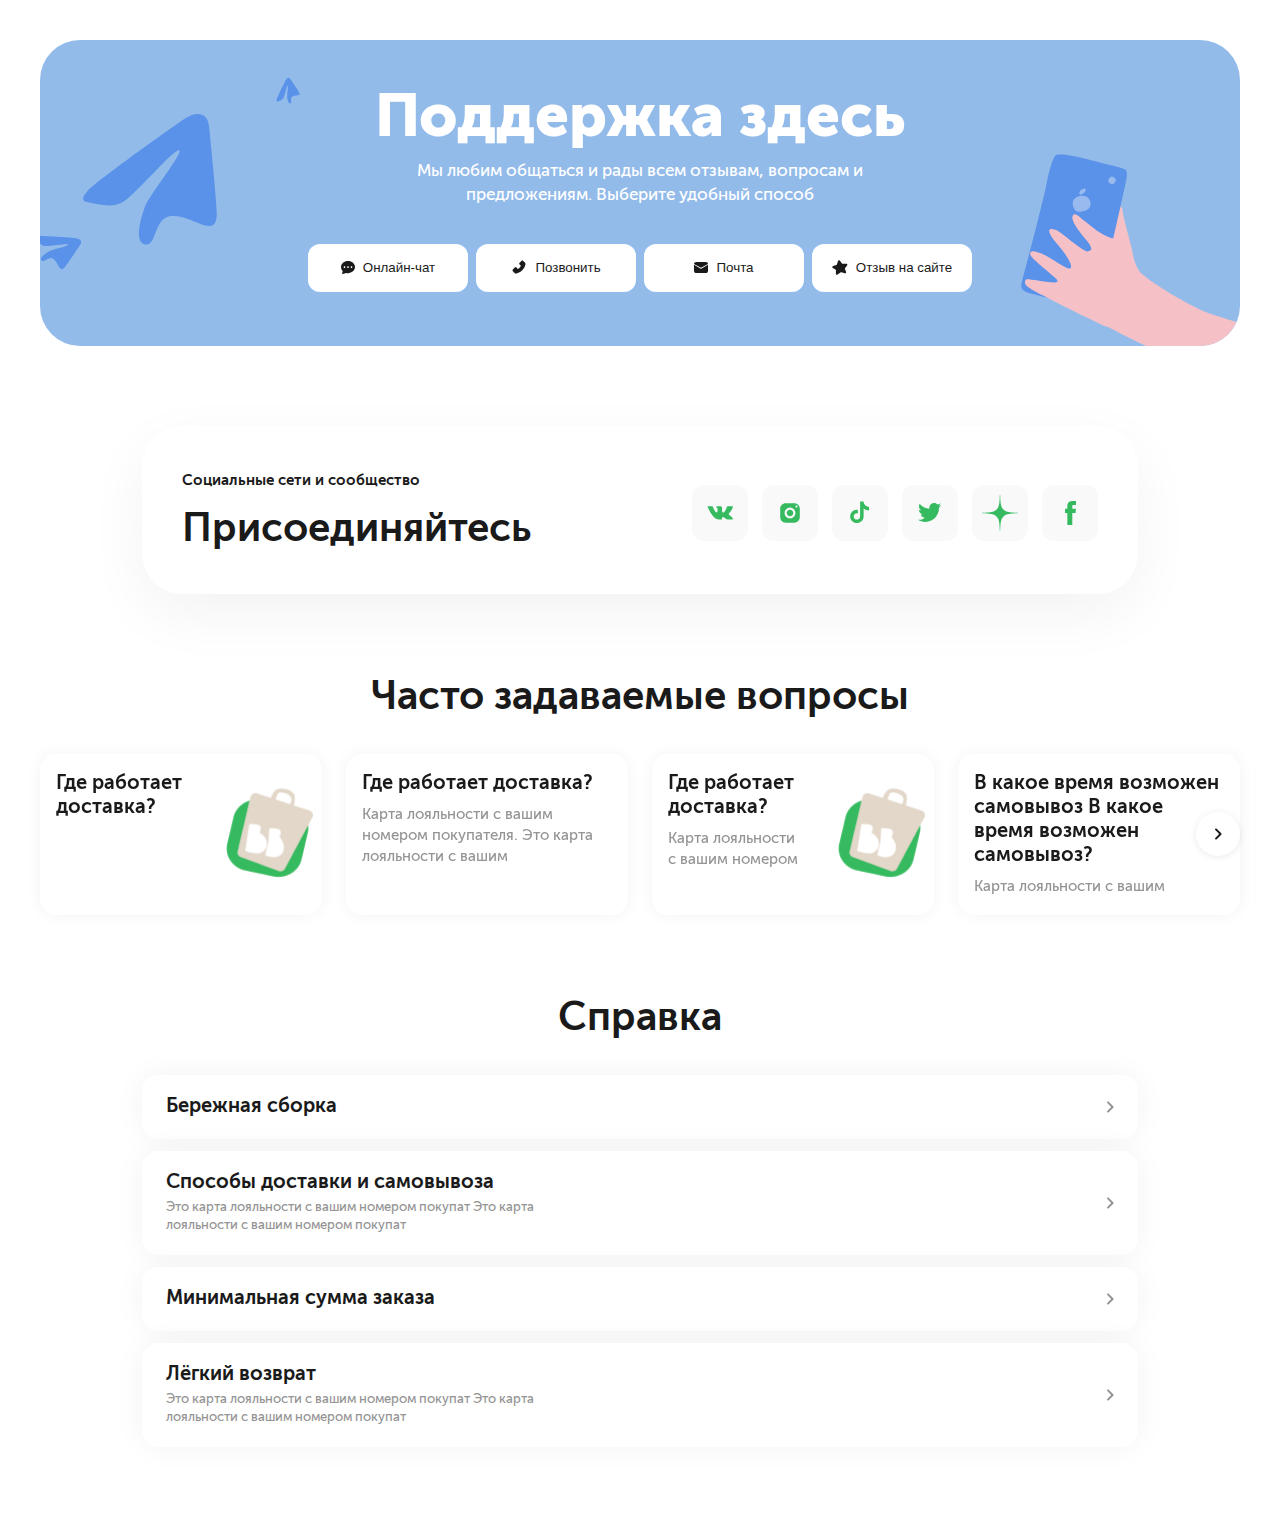
<file: index.html>
<!DOCTYPE html>
<html lang="ru">
<head>
    <meta charset="UTF-8">
    <meta name="viewport" content="width=device-width, initial-scale=1.0">
    <title>Test Support</title>

    <link
        rel="stylesheet"
        href="https://cdn.jsdelivr.net/npm/swiper@11/swiper-bundle.min.css"
    />
    <link rel="stylesheet" href="index.css">
</head>
<body>
    <main>
        <section class="section support">
            <div class="container container-lg">
                <div class="support__wrapper">
                    <div class="support__content">
                        <h1>Поддержка здесь</h1>
                        <p class="support__description">
                            Мы любим общаться и рады всем отзывам, вопросам и предложениям. Выберите удобный способ
                        </p>
                        <div class="support__buttons">
                            <button class="button button--light">
                                <img src="images/online-chat.svg" alt="">
                                <span>Онлайн-чат</span>
                            </button>
                            <button class="button button--light">
                                <img src="images/phone.svg" alt="">
                                <span>Позвонить</span>
                            </button>
                            <button class="button button--light">
                                <img src="images/mail.svg" alt="">
                                <span>Почта</span>
                            </button>
                            <button class="button button--light">
                                <img src="images/star.svg" alt="">
                                <span>Отзыв на сайте</span>
                            </button>
                        </div>
                    </div>
                </div>
            </div>
        </section>

        <section class="section social">
            <div class="container container-sm">
                <div class="social__wrapper">
                    <div class="social__content">
                        <p class="social__description">Социальные сети и сообщество</p>
                        <h2>Присоединяйтесь</h2>
                    </div>
                    <ul class="social__list">
                        <li class="social__item">
                            <button class="button button--secondary button--square">
                                <img src="images/vk.svg" alt="">
                            </button>
                        </li>
                        <li class="social__item">
                            <button class="button button--secondary button--square">
                                <img src="images/instagram.svg" alt="">
                            </button>
                        </li>
                        <li class="social__item">
                            <button class="button button--secondary button--square">
                                <img src="images/tik-tok.svg" alt="">
                            </button>
                        </li>
                        <li class="social__item">
                            <button class="button button--secondary button--square">
                                <img src="images/twitter.svg" alt="">
                            </button>
                        </li>
                        <li class="social__item">
                            <button class="button button--secondary button--square">
                                <img src="images/dzen.svg" alt="">
                            </button>
                        </li>
                        <li class="social__item">
                            <button class="button button--secondary button--square">
                                <img src="images/facebook.svg" alt="">
                            </button>
                        </li>
                    </ul>
                </div>
            </div>
        </section>

        <section class="section faq">
            <div class="container container-lg">
                <div class="faq__wrapper">
                    <h2>Часто задаваемые вопросы</h2>
                    <div class="faq__swiper swiper">
                        <div class="swiper-wrapper">
                            <div class="swiper-slide faq__item">
                                <div class="faq__item_content">
                                    <div class="faq__item_title">Где работает доставка?</div>
                                </div>
                                <img src="images/delivery.png" alt="">
                            </div>

                            <div class="swiper-slide faq__item">
                                <div class="faq__item_content">
                                    <div class="faq__item_title">Где работает доставка?</div>
                                    <div class="faq__item_text">Карта лояльности с вашим номером покупателя. Это карта лояльности с вашим</div>
                                </div>
                            </div>

                            <div class="swiper-slide faq__item">
                                <div class="faq__item_content">
                                    <div class="faq__item_title">Где работает доставка?</div>
                                    <div class="faq__item_text">Карта лояльности с вашим номером</div>
                                </div>
                                <img src="images/delivery.png" alt="">
                            </div>

                            <div class="swiper-slide faq__item">
                                <div class="faq__item_content">
                                    <div class="faq__item_title">В какое время возможен самовывоз В какое время возможен самовывоз?</div>
                                    <div class="faq__item_text">Карта лояльности с вашим</div>
                                </div>
                            </div>

                            <div class="swiper-slide faq__item">
                                <div class="faq__item_content">
                                    <div class="faq__item_title">Где работает доставка?</div>
                                    <div class="faq__item_text">Карта лояльности с вашим номером покупателя. Это карта лояльности с вашим</div>
                                </div>
                            </div>

                            <div class="swiper-slide faq__item">
                                <div class="faq__item_content">
                                    <div class="faq__item_title">Где работает доставка?</div>
                                    <div class="faq__item_text">Карта лояльности с вашим номером покупателя. Это карта лояльности с вашим</div>
                                </div>
                            </div>
                        </div>

                        <div class="faq__swiper_controls">
                            <div class="faq__swiper_arrow faq__swiper_prev">
                                <img src="images/arrow.svg" alt="">
                            </div>
                            <div class="faq__swiper_arrow faq__swiper_next">
                                <img src="images/arrow.svg" alt="">
                            </div>
                        </div>
                    </div>
                </div>
            </div>
        </section>

        <section class="section directory">
            <div class="container container-sm">
                <div class="directory-wrapper">
                    <h2>Справка</h2>
                    <ul class="directory__list">
                        <li class="directory__item">
                            <a href class="directory__link">
                                <div class="directory__link_content">
                                    <div class="directory__link_title">Бережная сборка</div>
                                </div>
                                <div class="directory__link_arrow">
                                    <svg width="24" height="24" viewBox="0 0 24 24" fill="none" xmlns="http://www.w3.org/2000/svg">
                                        <g clip-path="url(#clip0_4601_197)">
                                            <path d="M9.29 6.71C8.9 7.1 8.9 7.73 9.29 8.12L13.17 12L9.29 15.88C8.9 16.27 8.9 16.9 9.29 17.29C9.68 17.68 10.31 17.68 10.7 17.29L15.29 12.7C15.68 12.31 15.68 11.68 15.29 11.29L10.7 6.7C10.32 6.32 9.68 6.32 9.29 6.71Z" />
                                        </g>
                                    </svg>
                                </div>
                            </a>
                        </li>

                        <li class="directory__item">
                            <a href class="directory__link">
                                <div class="directory__link_content">
                                    <div class="directory__link_title">Способы доставки и самовывоза</div>
                                    <div class="directory__link_description">
                                        Это карта лояльности с вашим номером покупат Это карта лояльности с вашим номером покупат
                                    </div>
                                </div>
                                <div class="directory__link_arrow">
                                    <svg width="24" height="24" viewBox="0 0 24 24" fill="none" xmlns="http://www.w3.org/2000/svg">
                                        <g clip-path="url(#clip0_4601_197)">
                                            <path d="M9.29 6.71C8.9 7.1 8.9 7.73 9.29 8.12L13.17 12L9.29 15.88C8.9 16.27 8.9 16.9 9.29 17.29C9.68 17.68 10.31 17.68 10.7 17.29L15.29 12.7C15.68 12.31 15.68 11.68 15.29 11.29L10.7 6.7C10.32 6.32 9.68 6.32 9.29 6.71Z" />
                                        </g>
                                    </svg>
                                </div>
                            </a>
                        </li>

                        <li class="directory__item">
                            <a href class="directory__link">
                                <div class="directory__link_content">
                                    <div class="directory__link_title">Минимальная сумма заказа</div>
                                </div>
                                <div class="directory__link_arrow">
                                    <svg width="24" height="24" viewBox="0 0 24 24" fill="none" xmlns="http://www.w3.org/2000/svg">
                                        <g clip-path="url(#clip0_4601_197)">
                                            <path d="M9.29 6.71C8.9 7.1 8.9 7.73 9.29 8.12L13.17 12L9.29 15.88C8.9 16.27 8.9 16.9 9.29 17.29C9.68 17.68 10.31 17.68 10.7 17.29L15.29 12.7C15.68 12.31 15.68 11.68 15.29 11.29L10.7 6.7C10.32 6.32 9.68 6.32 9.29 6.71Z" />
                                        </g>
                                    </svg>
                                </div>
                            </a>
                        </li>

                        <li class="directory__item">
                            <a href class="directory__link">
                                <div class="directory__link_content">
                                    <div class="directory__link_title">Лёгкий возврат</div>
                                    <div class="directory__link_description">
                                        Это карта лояльности с вашим номером покупат Это карта лояльности с вашим номером покупат
                                    </div>
                                </div>
                                <div class="directory__link_arrow">
                                    <svg width="24" height="24" viewBox="0 0 24 24" fill="none" xmlns="http://www.w3.org/2000/svg">
                                        <g clip-path="url(#clip0_4601_197)">
                                            <path d="M9.29 6.71C8.9 7.1 8.9 7.73 9.29 8.12L13.17 12L9.29 15.88C8.9 16.27 8.9 16.9 9.29 17.29C9.68 17.68 10.31 17.68 10.7 17.29L15.29 12.7C15.68 12.31 15.68 11.68 15.29 11.29L10.7 6.7C10.32 6.32 9.68 6.32 9.29 6.71Z" />
                                        </g>
                                    </svg>
                                </div>
                            </a>
                        </li>
                    </ul>
                </div>
            </div>
        </section>
    </main>

    <script src="https://cdn.jsdelivr.net/npm/swiper@11/swiper-bundle.min.js"></script>
    <script src="app.js" defer></script>
</body>
</html>
</file>
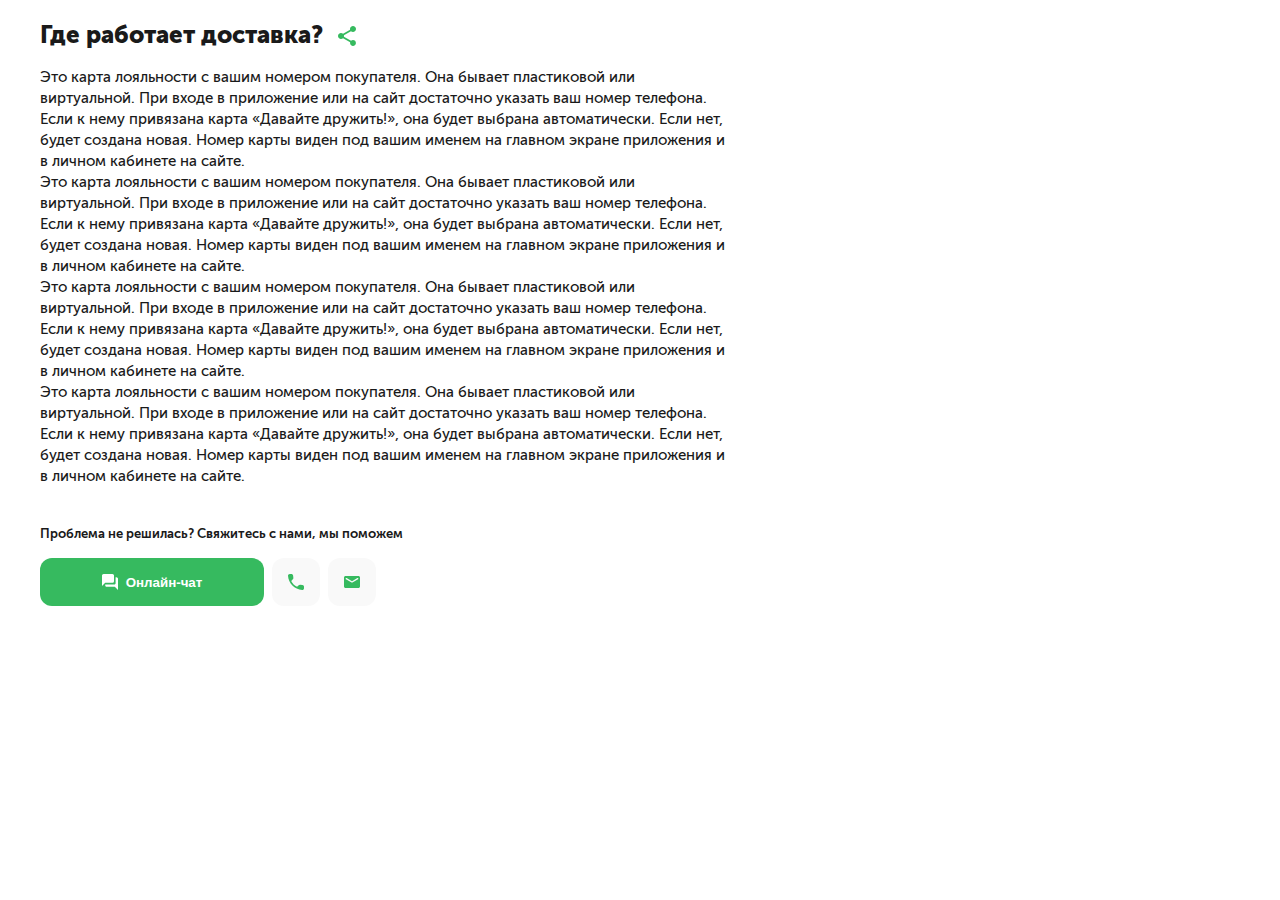
<file: article.html>
<!DOCTYPE html>
<html lang="ru">
<head>
    <meta charset="UTF-8">
    <meta name="viewport" content="width=device-width, initial-scale=1.0">
    <title>Article</title>
    <link rel="stylesheet" href="index.css">
</head>
<body>
    <article class="article">
        <div class="article__header">
            <h1>Где работает доставка?</h1>
            <img src="images/share.svg" alt="">
        </div>
        <div class="article__body">
            <p>Это карта лояльности с вашим номером покупателя. Она бывает пластиковой или виртуальной. При входе в приложение или на сайт достаточно указать ваш номер телефона. Если к нему привязана карта «Давайте дружить!», она будет выбрана автоматически. Если нет, будет создана новая. Номер карты виден под вашим именем на главном экране приложения и в личном кабинете на сайте.</p>
            <p>Это карта лояльности с вашим номером покупателя. Она бывает пластиковой или виртуальной. При входе в приложение или на сайт достаточно указать ваш номер телефона. Если к нему привязана карта «Давайте дружить!», она будет выбрана автоматически. Если нет, будет создана новая. Номер карты виден под вашим именем на главном экране приложения и в личном кабинете на сайте.</p>
            <p>Это карта лояльности с вашим номером покупателя. Она бывает пластиковой или виртуальной. При входе в приложение или на сайт достаточно указать ваш номер телефона. Если к нему привязана карта «Давайте дружить!», она будет выбрана автоматически. Если нет, будет создана новая. Номер карты виден под вашим именем на главном экране приложения и в личном кабинете на сайте.</p>
            <p>Это карта лояльности с вашим номером покупателя. Она бывает пластиковой или виртуальной. При входе в приложение или на сайт достаточно указать ваш номер телефона. Если к нему привязана карта «Давайте дружить!», она будет выбрана автоматически. Если нет, будет создана новая. Номер карты виден под вашим именем на главном экране приложения и в личном кабинете на сайте.</p>
        </div>
        <div class="article__footer">
            <div class="article__question">Проблема не решилась? Свяжитесь с нами, мы поможем</div>
            <div class="article__actions">
                <button class="button button--primary article__actions_submit">
                    <img src="images/messages.svg" alt="">
                    <span>Онлайн-чат</span>
                </button>
                <button class="button button--secondary button--square">
                    <img src="images/phone-2.svg" alt="">
                </button>
                <button class="button button--secondary button--square">
                    <img src="images/mail-2.svg" alt="">
                </button>
            </div>
        </div>
    </article>
</body>
</html>
</file>
<file: index.css>
@font-face {
    font-family: 'Museo Sans Cyrl';
    font-display: swap;
    font-weight: 500;
    src: url('fonts/museo-500.eot');
    src: url('fonts/museo-500.eot#iefix') format('embedded-opentype'),
         url('fonts/museo-500.woff2') format('woff2'),
         url('fonts/museo-500.woff') format('woff'),
         url('fonts/museo-500.ttf') format('truetype')
}

@font-face {
    font-family: 'Museo Sans Cyrl';
    font-display: swap;
    font-weight: 700;
    src: url('fonts/museo-700.eot');
    src: url('fonts/museo-700.eot?#iefix') format('embedded-opentype'),
         url('fonts/museo-700.woff2') format('woff2'),
         url('fonts/museo-700.woff') format('woff'),
         url('fonts/museo-700.ttf') format('truetype')
}

@font-face {
    font-family: 'Museo Sans Cyrl';
    font-display: swap;
    font-weight: 900;
    src: url('fonts/museo-900.eot');
    src: url('fonts/museo-900.eot?#iefix') format('embedded-opentype'),
         url('fonts/museo-900.woff2') format('woff2'),
         url('fonts/museo-900.woff') format('woff'),
         url('fonts/museo-900.ttf') format('truetype')
}

:root {
    --font-family: "Museo Sans Cyrl", sans-serif;
    --blue: #93bbea;
    --white: #fff;
    --dark: #1a1a1a;
    --grey: #f9f9f9;
    --dark-grey: #949494;
    --green: #36BA5F;
}

* {
    box-sizing: border-box;
}

html {
    font-size: 10px;
}

body {
    font-family: var(--font-family);
    font-size: 1.5rem;
    font-weight: 500;
    color: var(--dark);
}

html, body, p, ul, li, h1, h2, h3, h4, button {
    margin: 0;
    padding: 0;
}

li {
    list-style-type: none;
}

a {
    display: inline-block;
    text-decoration: none;
    color: inherit;
    cursor: pointer;
}

button {
    border: none;
    outline: none;
    box-shadow: none;
    cursor: pointer;
}

main {
    margin: 40px 0;
}

h1 {
    font-weight: 900;
    font-size: 6rem;
    line-height: 120%;
}

h2 {
    font-weight: 700;
    font-size: 4rem;
    line-height: 120%;
}

.container {
    margin: 0 auto;
    width: 100%;
}

.container-lg {
    max-width: 1200px;
}

.container-sm {
    max-width: 996px;
}

.section {
    margin-bottom: 8rem;
}

.button {
    border-radius: 12px;
    height: 48px;
    display: flex;
    align-items: center;
    justify-content: center;
}

.button img + span {
    margin-left: 0.8rem;
}

.button--light {
    background-color: var(--white);
    color: var(--dark);
}

.button--secondary {
    background-color: var(--grey);
}

.button--primary {
    background-color: var(--green);
    color: var(--white);
    font-weight: 700;
}

.button--square {
    width: 56px;
    height: 56px;
}

/* Support section */
.support {
    color: var(--white);
}

.support__wrapper {
    position: relative;
    border-radius: 40px;
    background: var(--blue);
    overflow: hidden;
    padding: 44px 0 54px 0;
    display: flex;
    justify-content: center;
}

.support__wrapper:before {
    content: '';
    position: absolute;
    left: 0;
    top: 37px;
    width: 263px;
    height: 196px;
    background-image: url('images/airplanes.svg');
}

.support__wrapper:after {
    content: '';
    position: absolute;
    right: 0;
    bottom: 0;
    width: 277px;
    height: 226px;
    background-image: url('images/hand-phone.svg');
}

.support__content {
    width: 57%;
    display: flex;
    flex-direction: column;
    align-items: center;
}

.support__content h1 {
    margin-bottom: 4px;
}

.support__description {
    margin-bottom: 36px;
    width: 80%;
    font-size: 1.7rem;
    line-height: 140%;
    text-align: center;
}

.support__buttons {
    display: flex;
    align-items: center;
    justify-content: space-between;
}

.support__buttons .button {
    width: 160px;
}

.support__buttons .button:not(:last-child) {
    margin-right: 8px;
}

/* Social section */
.social__wrapper {
    border-radius: 40px;
    box-shadow: 0 20px 60px 0 rgba(26,26,26, 0.05);
    background-color: var(--white);
    padding: 46px 40px 40px;
    display: flex;
    align-items: center;
}

.social__content {
    width: 60%;
}

.social__description {
    margin-bottom: 16px;
    line-height: 120%;
    font-weight: 700;
}

.social__list {
    display: flex;
}

.social__item:not(:last-child) {
    margin-right: 14px;
}

/* FAQ section */
.faq h2 {
    margin-bottom: 32px;
    text-align: center;
}

.faq__swiper {
    padding: 16px;
    margin: -16px;
}

.faq__item {
    box-shadow: 0 0 16px 0 rgba(0, 0, 0, 0.05);
    background-color: var(--white);
    border-radius: 16px;
    min-height: 160px;
    display: flex;
    justify-content: space-between;
    overflow: hidden;
    height: auto !important;
}

.faq__item_content {
    display: flex;
    flex-direction: column;
    padding: 18px 16px;
}

.faq__item_title {
    font-weight: 700;
    font-size: 20px;
    line-height: 120%;
    color: var(--dark);
}

.faq__item_text {
    margin-top: 0.8rem;
    line-height: 140%;
    color: var(--dark-grey);
}

.faq__swiper_arrow {
    position: absolute;
    top: 50%;
    transform: translateY(-50%);
    width: 44px;
    height: 44px;
    background-color: var(--white);
    display: flex;
    justify-content: center;
    align-items: center;
    border-radius: 50%;
    box-shadow: 0 1px 7px 0 rgba(0, 0, 0, 0.09);
    z-index: 3;
    cursor: pointer;
}

.swiper-button-disabled {
    opacity: 0;
    user-select: none;
    z-index: -1;
}

.faq__swiper_prev {
    left: 16px;
    transform: translateY(-50%) rotate(180deg);
}

.faq__swiper_next {
    right: 16px;
}

/* Directory section */
.directory h2 {
    text-align: center;
    margin-bottom: 32px;
}

.directory__item {
    border-radius: 16px;
    box-shadow: 0 0 30px 0 rgba(0, 0, 0, 0.05);
    background: var(--white);
    margin-bottom: 12px;
}

.directory__link {
    display: flex;
    align-items: center;
    padding: 20px 16px 20px 24px;
}

.directory__link_content {
    display: flex;
    flex-direction: column;
    width: 40%;
}

.directory__link_arrow {
    display: flex;
    align-items: center;
    justify-content: flex-end;
    flex-grow: 1;
}

.directory__link_arrow svg path {
    fill: var(--dark-grey);
}

.directory__link_title {
    font-size: 20px;
    font-weight: 700;
    line-height: 120%;
}

.directory__link_description {
    margin-top: 4px;
    font-size: 13px;
    line-height: 140%;
    color: var(--dark-grey);
}

/* Article */
.article {
    padding: 22px 40px 80px;
    width: 60%;
}

.article__header {
    margin-bottom: 16px;
    display: flex;
    align-items: center;
}

.article h1 {
    font-weight: 900;
    font-size: 24px;
    line-height: 120%;
    margin-right: 12px;
}

.article__body {
    margin-bottom: 40px;
}

.article__body p {
    font-weight: 500;
    line-height: 140%;
}

.article__question {
    margin-bottom: 16px;
    font-weight: 700;
    font-size: 13px;
    line-height: 120%;
}

.article__footer .button {
    margin-right: 8px;
}

.article__footer .button--square {
    height: 48px;
    width: 48px;
}

.article__actions {
    display: flex;
    align-items: center;
}

.article__actions_submit {
    width: 224px;
}

@media screen and (max-width: 1200px) {
    main {
        margin: 20px 0;
    }

    .container {
        max-width: none;
        padding: 0 16px;
    }

    .section {
        margin-bottom: 6rem;
    }

    .support__wrapper {
        padding: 20px;
    }

    .support__wrapper:before,
    .support__wrapper:after {
        display: none;
    }

    .support__content {
        width: 100%;
    }

    .support__content h1 {
        text-align: center;
    }

    .support__description {
        margin-bottom: 20px;
    }

    .faq h2 {
        margin-bottom: 16px;
    }

    .directory h2 {
        margin-bottom: 16px;
    }
}

@media screen and (max-width: 996px) {
    html {
        font-size: 9px;
    }

    h1 {
        font-size: 4rem;
    }
    
    h2 {
        font-size: 2.4rem;
    }

    .support__buttons {
        display: grid;
        grid-template-columns: 1fr 1fr;
        gap: 12px;
    }

    .social__wrapper {
        padding: 20px;
        flex-direction: column;
    }

    .social__content {
        width: 100%;
        margin-bottom: 10px;
        text-align: center;
    }

    .social__description {
        margin-bottom: 0;
    }

    .directory__link_content {
        width: 80%;
    }

    .article {
        width: 80%;
    }
}

@media screen and (max-width: 568px) {
    html {
        font-size: 8px;
    }

    .section {
        margin-bottom: 5rem;
    }

    .support__buttons {
        display: grid;
        grid-template-columns: 1fr;
        gap: 8px;
    }

    .support__buttons .button {
        margin: 0 !important;
    }

    .social__list {
        display: grid;
        grid-template-columns: 1fr 1fr 1fr;
        gap: 12px;
    }

    .social__item {
        margin: 0 !important;
    }

    .faq__swiper_controls {
        margin-top: 10px;
        display: flex;
        align-items: center;
        justify-content: center;
    }

    .faq__swiper_arrow {
        position: relative;
        transform: none;
        top: auto;
        left: auto !important;
        right: auto !important;
    }

    .faq__swiper_prev {
        transform: rotate(180deg);
        margin-right: 12px;
    }

    .faq__item_title {
        font-size: 16px;
    }

    .article {
        width: 100%;
        padding: 20px;
    }

    .article h1 {
        font-size: 20px;
    }
    
    .article__actions_submit {
        width: 160px;
    }
}
</file>
